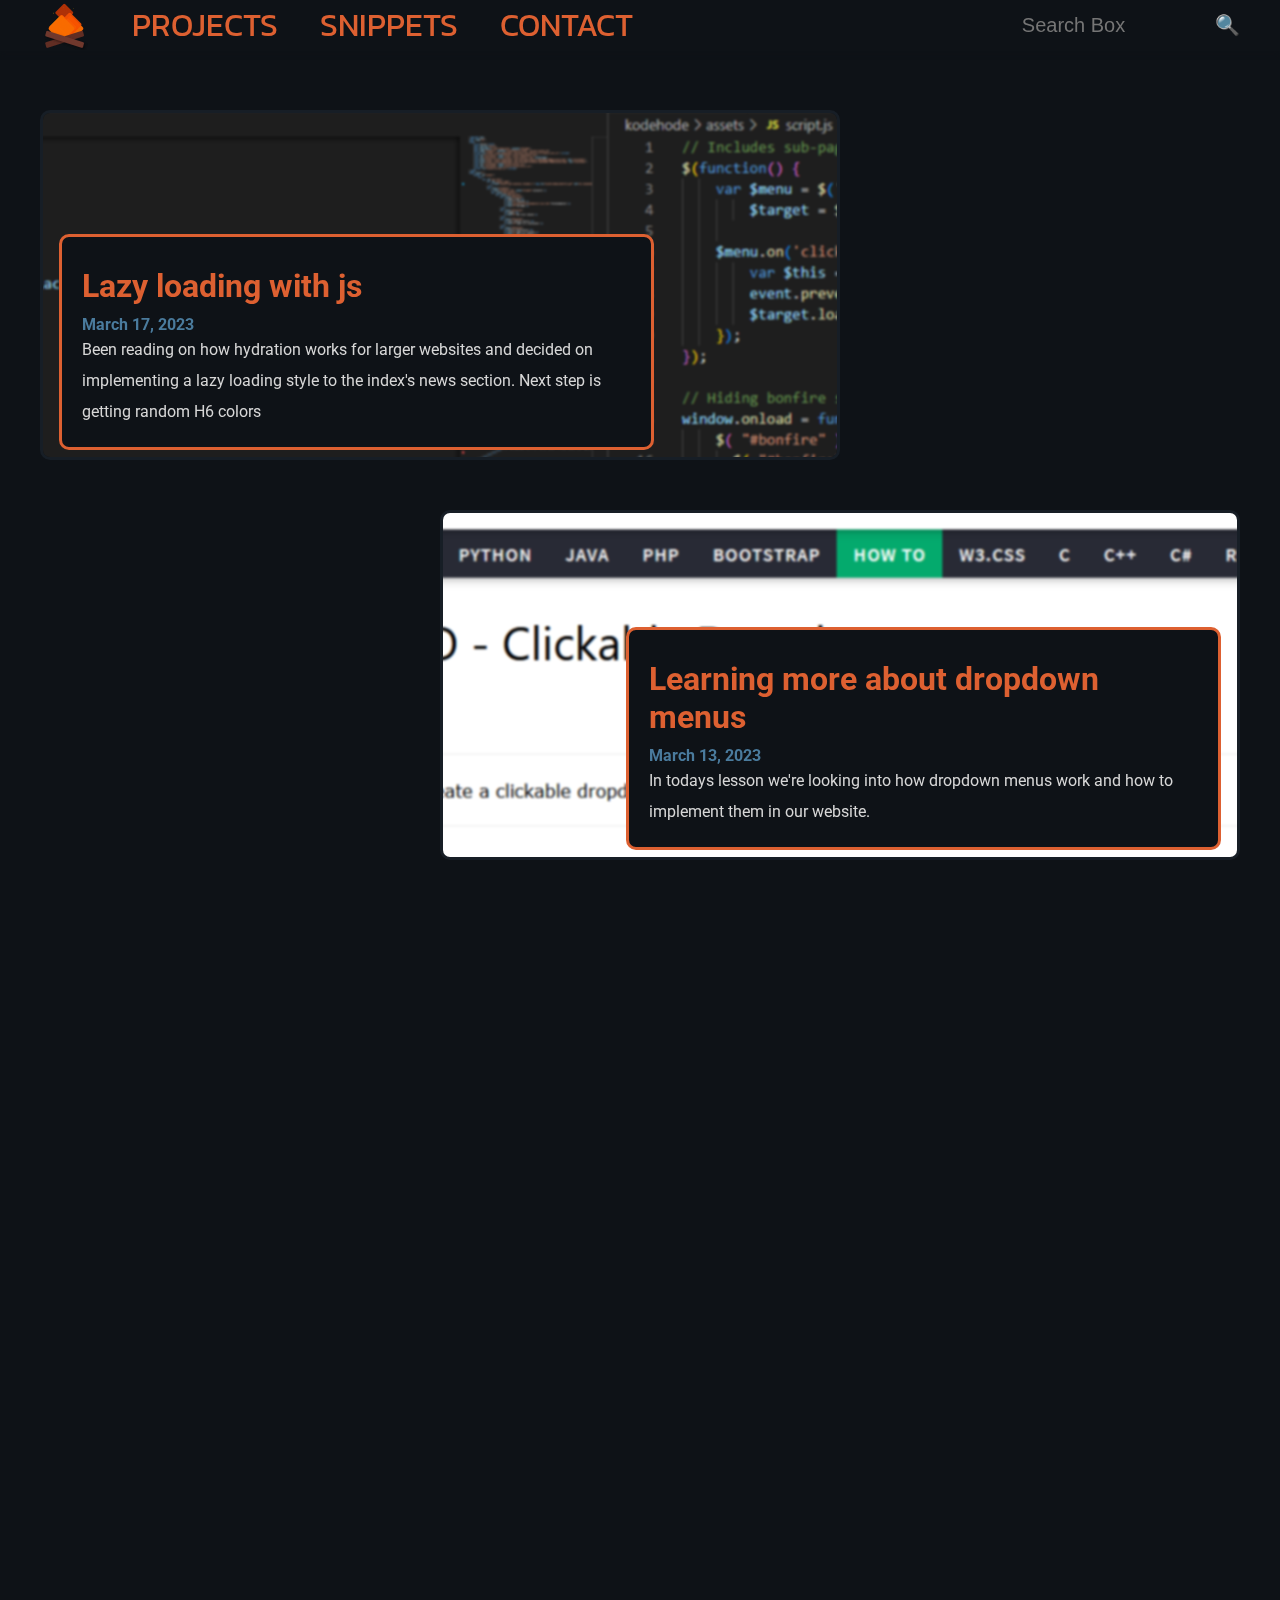
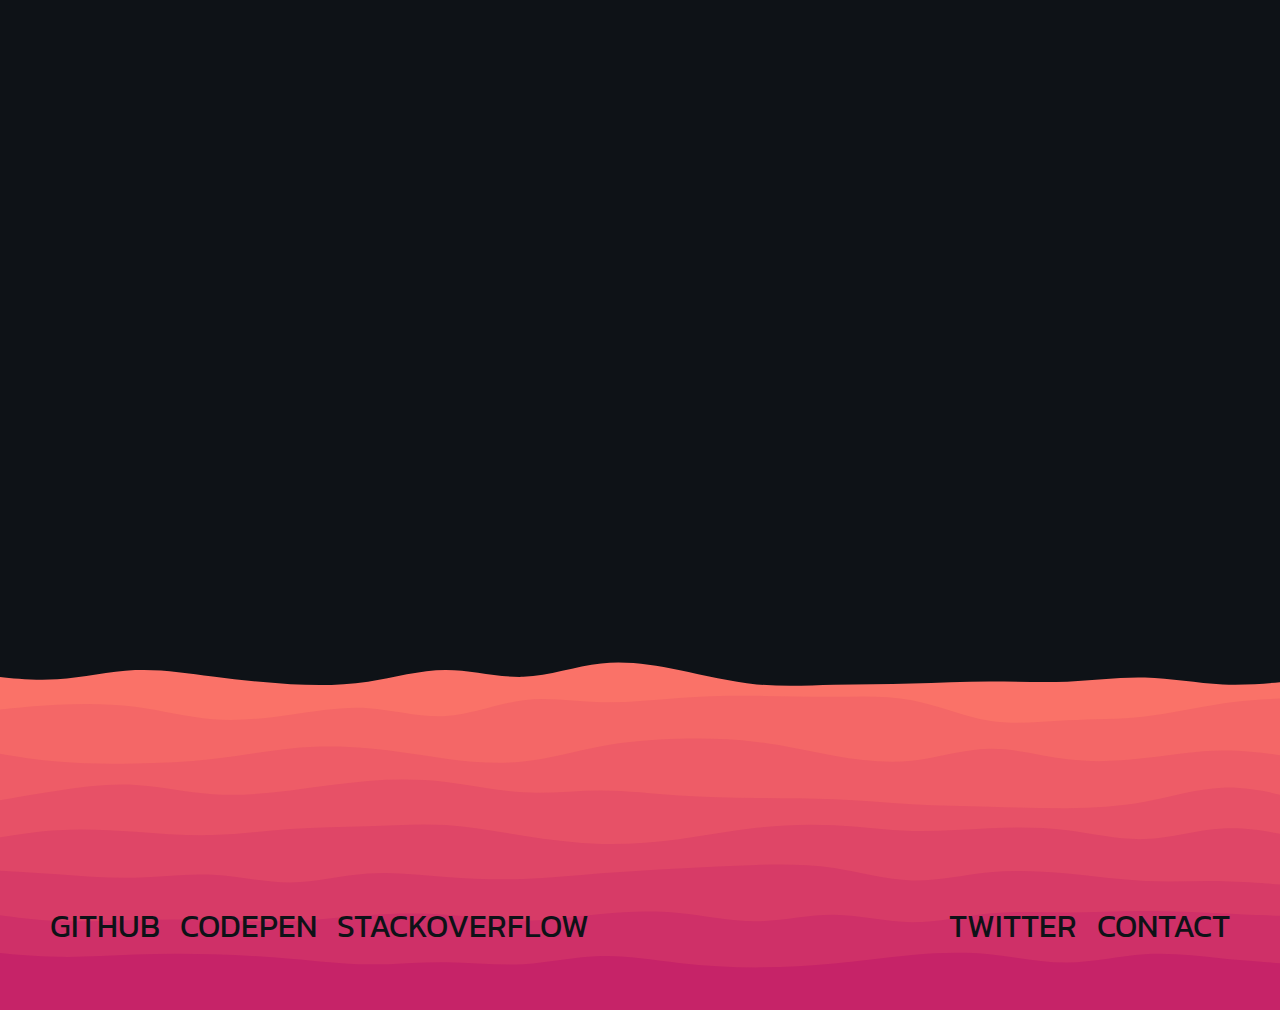
<file: index.htm>
<!DOCTYPE html>
<html lang="en">
<head>
	<title>Pitch</title>
	<meta charset="UTF-8">
	<meta http-equiv="X-UA-Compatible" content="IE=edge">
	<meta name="viewport" content="width=device-width, initial-scale=1.0">
	<script src="https://ajax.googleapis.com/ajax/libs/jquery/3.6.3/jquery.min.js"></script>
	<link rel="preconnect" href="https://fonts.googleapis.com">
	<link rel="preconnect" href="https://fonts.gstatic.com" crossorigin>
	<link href="https://fonts.googleapis.com/css2?family=Kanit:wght@200;400&display=swap" rel="stylesheet">
	<link href="https://fonts.googleapis.com/css2?family=Roboto:wght@400;700&display=swap" rel="stylesheet">
	<link rel="stylesheet" href="assets/styles.css">
	<link rel="stylesheet" href="assets/styles-extra.css">
	<script src="assets/script.js"></script>
</head>
<body class="">
	<header id="navbar">
		<nav>
			<div id="nav-left">
				<div id="navbar-logo">
					<a href="javascript:location.reload();"><img src="assets/media/bonfire.gif" alt="an animated cozy little bonfire"></a>
				</div>           
				<div class="dropdown">
					<a href="projects.htm" class="dropbtn">projects</a>
					<div class="dd-content"> 
						<div class="dd-justify">
							<div class="dd-group">
								<h1>HTML & CSS</h1>
								<a href="#">Classes</a>
								<a href="projects/frontendmentor/list.htm">Frontendmentor</a>
								<a href="#">Scrimba</a>
							</div>
							<div class="dd-group">
								<h2>Figma</h2>
								<a href="#">My first lesson</a>
							</div>
							<div class="dd-group">
								<h1>21st century skills</h1>
								<a href="#">what is a calculator</a>
							</div>
							<div class="dd-group">
								<h1>Pitch & Portifolio</h1>
								<a href="#">What is a pitch?</a>
								<a href="#">My first pitch</a>
								<a href="#">Creating a portifolio</a>
							</div>
						</div>
					</div>
				</div>
				<div class="dropdown">
					<a href="snippets.htm" class="dropbtn">snippets</a>
					<div class="dd-content"> 
						<div class="dd-justify">
							<div class="dd-group">
								<h1>HTML</h1>
								<a href="#">Link 1</a>
								<a href="#">Link 2</a>
								<a href="#">Link 3</a>
							</div>
							<div class="dd-group">
								<h2>CSS</h2>
								<a href="snippets/css/parallax/version_1.htm">Parallax</a>
								<a href="#">Link 2</a>
								<a href="#">Link 3</a>
							</div>
							<div class="dd-group">
								<h1>JS</h1>
								<a href="#">Link 1</a>
								<a href="#">Link 2</a>
								<a href="#">Link 3</a>
							</div>
						</div>
					</div>
				</div>
				<div class="dropdown">
					<a href="contact.htm" class="dropbtn">contact</a>
					<div class="dd-content"> 
						<div class="dd-justify">
							<!-- <div class="dd-group">
								2do
							</div> -->
						</div>
					</div>
				</div> 
			</div>
			<div id="nav-right">
				<ul>
					<li>
						<form id="searchbox" action="">
							<input type="search" name="search" id="" placeholder="Search Box"><button>🔍</button>
						</form>
					</li>
				</ul>
			</div>
			<div id="navbar-small">
				<div class="burger"><a href="">Menu</a></div>
			</div>
		</nav>
	</header>
	<main>
		<div id="content">
			<div class="maxw">
				<div class="cnews">
					<div class="cnewsc hidden">
						<div class="cnewsi">
							<img src="assets/media/websitev2.png" alt="picture of this website in version 1">
						</div>
						<div class="cnewst">
							<h3>Lazy loading with js</h3>
							<h4>March 17, 2023</h4>
							<p>Been reading on how hydration works for larger websites and decided on implementing a lazy loading style to the index's news section. Next step is getting random H6 colors</p>
						</div>
					</div>
					<div class="cnewsc hidden">
						<div class="cnewsi">
							<img src="assets/media/w3dropdown.png" alt="picture of this w3school.org's dropdown guide">
						</div>
						<div class="cnewst">
							<h3>Learning more about dropdown menus</h3>
							<h4>March 13, 2023</h4>
							<p>In todays lesson we're looking into how dropdown menus work and how to implement them in our website.</p>
						</div>
					</div>
					<div class="cnewsc hidden">
						<div class="cnewsi">
							<img src="assets/media/websitev1.png" alt="picture of this website in version 1">
						</div>
						<div class="cnewst">
							<h3>Updating my first web page</h3>
							<h4>March 13, 2023</h4>
							<p>It's been a few days since the "accident" and I've made some progress on restoring most of the elements. There's still alot to do however</p>
						</div>
					</div>
					<div class="cnewsc hidden">
						<div class="cnewsi">
							<img src="assets/media/trashvscode.png" alt="picture of me googling how to undo delete">
						</div>
						<div class="cnewst">
							<h3>Loosing my first web page</h3>
							<h4>March 9, 2023</h4>
							<p>First thing i did when trying to initialize a git merge was to discard all changes, which deleted all my work. Was very fun loosing that many hours of work</p>
						</div>
					</div>
					<div class="cnewsc hidden">
						<div class="cnewsi">
							<img src="assets/media/vscode.png" alt="picture of me working in visual studio code">
						</div>
						<div class="cnewst">
							<h3>Creating my first web page</h3>
							<h4>March 8, 2023</h4>
							<p>After learning about html & css from our teacher I've been tasked to put together a website to show of some of the teqniques and skills i've learned soo far in this course.</p>
						</div>
					</div>
				</div>
			</div>
		</div>  
	</main>
	<footer>
		<div id="footer">
			<div id="footer-left">
				<a href="https://github.com/kristofferfh/kodehode" target="_blank">github</a>
				<a href="">codepen</a>
				<a href="">stackoverflow</a>
			</div>
			<div id="footer-right">
				<a href="">twitter</a>
				<a href="">contact</a>
			</div>
		</div>
		<!-- <div id="bonfire">
			<img src="assets/media/bonfire.gif" alt="Click to continue">
		</div> -->
	</footer>
</body>
</html>
</file>
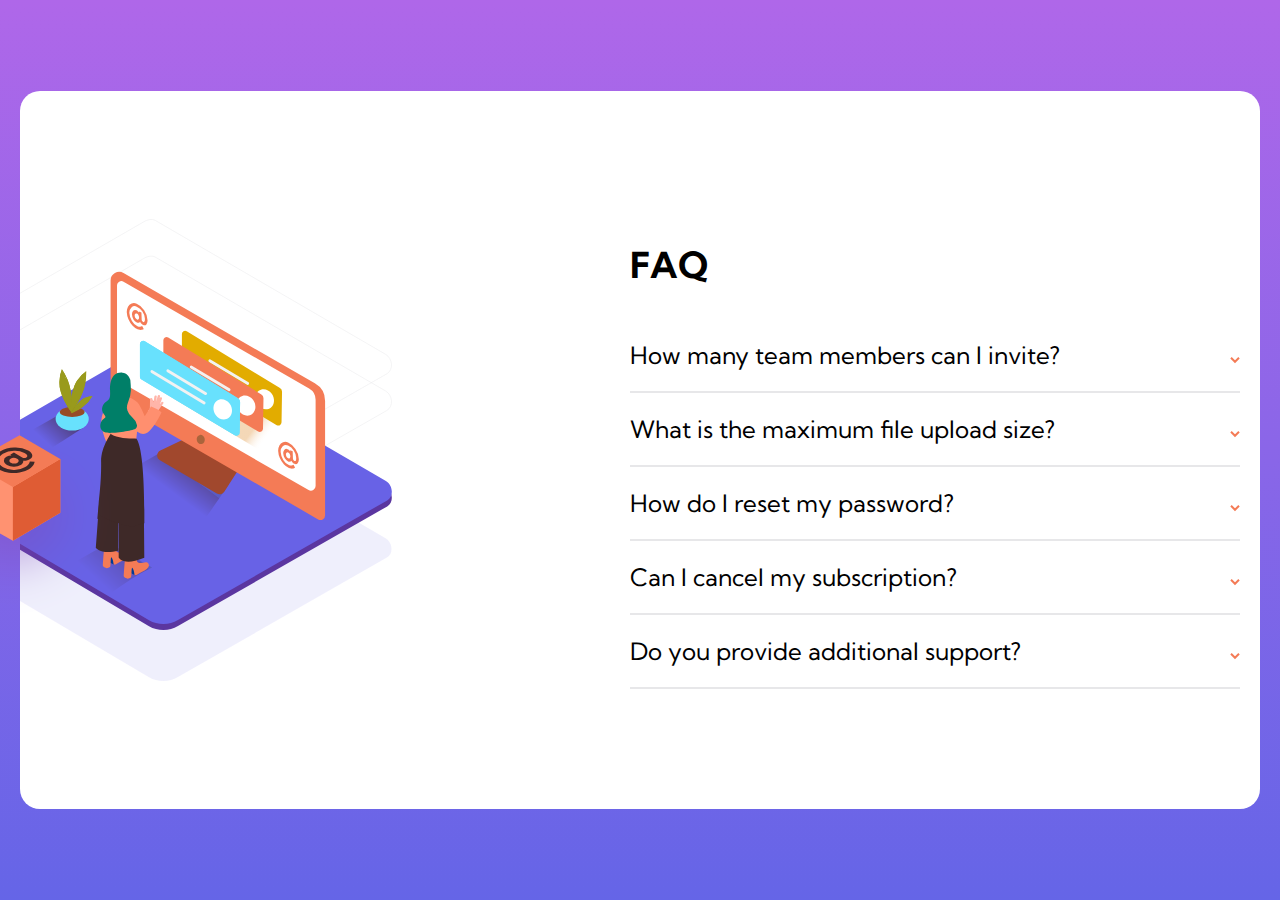
<file: projects/frontendmentor/components/faq-accordion-card/index.html>
<!DOCTYPE html>
<html lang="en">
<head>
  <meta charset="UTF-8">
  <meta name="viewport" content="width=device-width, initial-scale=1.0">
  <link rel="icon" type="image/png" sizes="32x32" href="./images/favicon-32x32.png">
  <link rel="preconnect" href="https://fonts.googleapis.com">
  <link rel="preconnect" href="https://fonts.gstatic.com" crossorigin>
  <link href="https://fonts.googleapis.com/css2?family=Kumbh+Sans:wght@400;700&display=swap" rel="stylesheet">
  <link rel="stylesheet" href="style.css">
  <title>Frontend Mentor | FAQ Accordion Card</title>
</head>
<body>
  <div class="content">
    <div class="cimg-desktop svg">
      <div class="clip">
        <img src="images/bg-pattern-desktop.svg" alt="" style="width: 472px; margin-left: -100px;">
        <img src="images/illustration-woman-online-desktop.svg" alt="" style="margin-left: -100px;">
      </div>
      <img src="images/illustration-box-desktop.svg" alt="" style="margin-left: -100px; top: 150px">
    </div>
    <div class="cimg-mobile svg">
      <img src="images/bg-pattern-mobile.svg" alt="">
      <img src="images/illustration-woman-online-mobile.svg" alt="" style="top: -130px;">
    </div>
    <div class="ctext">
      <h1>FAQ</h1>
      <div class="questions">
        <div class="item">
          <input type="radio" name="menuopt" id="item1" />
          <label class="opener" for="item1">How many team members can I invite?</label>
          <label class="closer" for="dropclose">How many team members can I invite?</label>
          <p>You can invite up to 2 additional users on the Free plan. There is no limit on 
            team members for the Premium plan.</p>
        </div>
        <div class="item">
          <input type="radio" name="menuopt" id="item2" />
          <label class="opener" for="item2">What is the maximum file upload size?</label>
          <label class="closer" for="dropclose">What is the maximum file upload size?</label>
          <p>No more than 2GB. All files in your account must fit your allotted storage space.</p>
        </div>
        <div class="item">
          <input type="radio" name="menuopt" id="item3" />
          <label class="opener" for="item3">How do I reset my password?</label>
          <label class="closer" for="dropclose">How do I reset my password?</label>
          <p>Click “Forgot password” from the login page or “Change password” from your profile page.
            A reset link will be emailed to you.</p>
        </div>
        <div class="item">
          <input type="radio" name="menuopt" id="item4" />
          <label class="opener" for="item4">Can I cancel my subscription?</label>
          <label class="closer" for="dropclose">Can I cancel my subscription?</label>
          <p>Yes! Send us a message and we'll process your request no questions asked.</p>
        </div>
        <div class="item">
          <input type="radio" name="menuopt" id="item5" />
          <label class="opener" for="item5">Do you provide additional support?</label>
          <label class="closer" for="dropclose">Do you provide additional support?</label>
          <p>Chat and email support is available 24/7. Phone lines are open during normal business hours.</p>
        </div>
      </div>
    </div>
  </div>
<!-- <div class="attribution hidden">
  Challenge by <a href="https://www.frontendmentor.io?ref=challenge" target="_blank">Frontend Mentor</a>. 
  Coded by <a href="#">Your Name Here</a>.
</div>
<div class="hidden">
  How many team members can I invite?
  You can invite up to 2 additional users on the Free plan. There is no limit on 
  team members for the Premium plan.

  What is the maximum file upload size?
  No more than 2GB. All files in your account must fit your allotted storage space.

  How do I reset my password?
  Click “Forgot password” from the login page or “Change password” from your profile page.
  A reset link will be emailed to you.

  Can I cancel my subscription?
  Yes! Send us a message and we’ll process your request no questions asked.

  Do you provide additional support?
  Chat and email support is available 24/7. Phone lines are open during normal business hours.
</div> -->
</body>
</html>
</file>
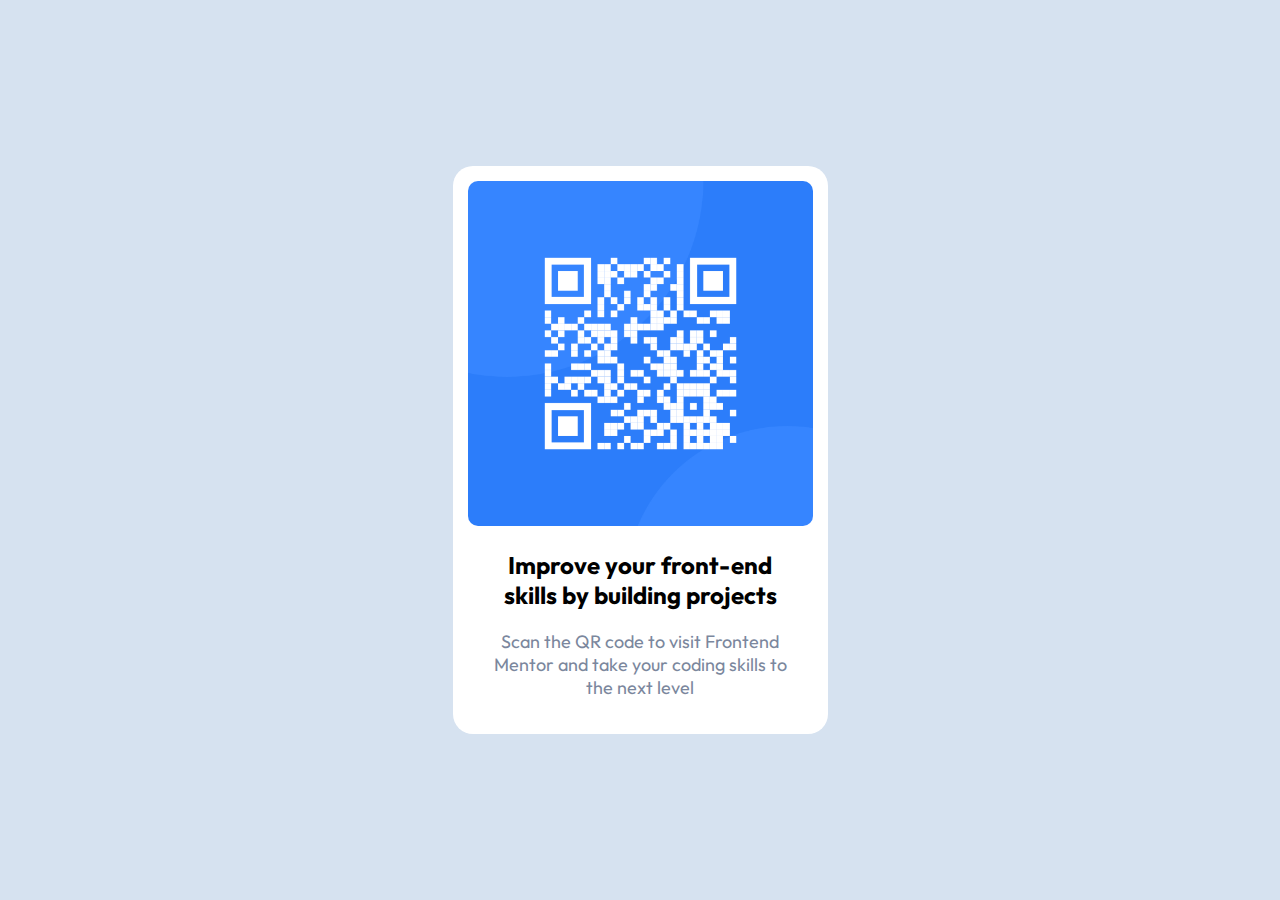
<file: projects/frontendmentor/components/qr-code-component/index.html>
<!DOCTYPE html>
<html lang="en">
<head>
  <meta charset="UTF-8">
  <meta name="viewport" content="width=device-width, initial-scale=1.0"> <!-- displays site properly based on user's device -->
  <link rel="icon" type="image/png" sizes="32x32" href="./images/favicon-32x32.png">
  <title>Frontend Mentor | QR code component</title>
  <link rel="stylesheet" href="style.css">
  <link rel="preconnect" href="https://fonts.googleapis.com">
  <link rel="preconnect" href="https://fonts.gstatic.com" crossorigin>
  <link href="https://fonts.googleapis.com/css2?family=Outfit:wght@400;700&display=swap" rel="stylesheet">
</head>
<body class="flex">
  <div class="wrapper flex">
    <div class="qr-item flex">
      <div class="qr-img">
        <img src="images/image-qr-code.png" alt="">
      </div>
      <div class="qr-text">
        <h1>Improve your front-end skills by building projects</h1>
        <p>Scan the QR code to visit Frontend Mentor and take your coding skills to the next level</p>
      </div>
    </div>
  </div>
  <!-- 
  <div class="attribution">
    Challenge by <a href="https://www.frontendmentor.io?ref=challenge" target="_blank">Frontend Mentor</a>. 
    Coded by <a href="#">Your Name Here</a>.
  </div> -->
</body>
</html>
</file>
<file: assets/styles.css>
* {
    margin: 0;
    padding: 0;
    box-sizing: border-box;
}

/*  brukes sammen med var(--col1) for lett å hente riktig farge
    enten dette eller lage mange .classes i css/htm */
:root {
    --col1:#0e1217;
    --col11: #131316;
    --col2:#355070;
    --col3:#6d597a;
    --col4:#b56576;
    --col5:#e56b6f;
    --col6:#eaac8b;
    --col7: #623CEA;
    --bg-color: #0e1217;
    --card-color: rgb(23, 23, 23);
    --cbg1: #0e1217;
    --cpurple: #623CEA;
    --corange: #DD6031;
    --cwhite: #FFFFFC;
    --ckhaki: #BEB7A4;
    --caqua: #00FDDC;
    --cpink: #F7ACCF;
    --ccarrebian: #0F7173;
    --cblue: #3777FF;
    --cblue2: #008DD5;
    --clime: #51CB20;
    --cmorray: #880044;
}

#bonfire {
    background-color: #0e1217;
    position: absolute;
    top: 0;
    left: 0;
    width: 100%;
    height: 100vh;
    z-index: 11;
}

#bonfire img {
    position: absolute;
    margin: auto;
    width: 100%;
    top: 0;
    left: 0;
    right: 0;
    bottom: 0;
}

body {
    min-width: 200px;
    min-height: 100vh;
    background-color: var(--col1);
    font-family: 'Roboto', sans-serif;
    /* overflow-y: scroll; stops width:100% from bugging when overflowing */

}

h1, h2, h3 {
    font-size: 2em;
    margin: 10px 0;
}

h1, h3 {
    color: #DD6031;
}

h2 {
    color: #0B6E4F;
}

/* h3 {
    color: #EF5B5B;
}
 */
h4 {
    color: #4A7B9D;
}

h6 {
    color:#666;
}

p {
    color: #D7D7D7;
    font-weight: 400;
    font-size: 16px;
    line-height: 31px;
}

.pbg {
    background-color: #e1e1e1;
    color: #AA22FF;
    border: 1px aliceblue;
    border-radius: 2px;
    padding: 2px 5px;
}

/* ---------------------------------------------------------- Start of header styling ---------------------------------------------------------- */
header {
    background-color: var(--col1);
    position: fixed;
    top: 0px;
    width: 100%;
    transition: top 0.2s ease-in-out;
    display: flex;
    justify-content: center;
    z-index: 10;
    box-shadow: 0px 2px 5px var(--col1);
}

nav {
    display: flex;
    justify-content: space-between;
    width: 100%;
    max-width: 1200px;
}
#nav-left {
    display: flex;

}
nav li{
    list-style: none;
    display: inline;
}

#navbar-logo {
    min-width: 50px;
    width: 50px;
    height: 50px;
    overflow: hidden;
    float: left;
}

/* --------------------------------------------------------------------------- */
.dropbtn {
    color: var(--corange);
    font-family: 'Kanit', sans-serif;
    text-decoration: none;
    text-transform: uppercase;
    line-height: 50px;
    padding-left: 20px;
    font-size: 2em;
    transition: margin 0.2s ease-out;
}

.dropbtn::before {
    /* Pseudo elements are inline by default and inline elements can't be transformed */
    display: inline-block;
    content: '>';
    margin-right: 5px;
    color: var(--corange);
    opacity: 0;
    transform: rotate(0deg);
    transition: transform 0.2s ease-out;
}

.dropbtn:hover {
    text-shadow: #DD6031 1px 0 10px;
    margin-left: 10px;
    margin-right: 10px;
}

.dropbtn:hover::before {
    transform: rotate(90deg);
    opacity: 1;
}

.dd-content {
    visibility: hidden;
    opacity: 0;
    background-color: var(--col1);
    /* transition: visibility 0s, opacity 0.1s linear; */
    transition: all 0.2s ease-out;
    position: absolute;
    width: 100%;
    left: 0;
    box-shadow: 0px 10px 10px var(--col1);
    border-bottom: 2px solid var(--col2);
}

.dd-justify {
    width: 1200px;
    display: flex;
    justify-content: space-between;
    margin: 0 auto;
    padding: 20px 0;
}

.dd-group {
    display: flex;
    flex-direction: column;
}

.dd-group a {
    color: whitesmoke;
}

.dd-group a:hover {
    background-color: #ffffff23;
}

.dropdown:hover .dd-content {
    visibility: visible;
    opacity: 1;
}

/* hack to avoid having to resize and crop the gif */
#navbar-logo img {
    width: 200px;
    margin-left: -75px;
    margin-top: -70px;
}
#searchbox input,
#searchbox button {
    color: var(--col6);
    height: 50px;
    font-size: 20px;
    border: none;
    background: none;
    text-align: center;
}
#searchbox input:focus {
    outline: none;
    background-color: #171e26;
    color: antiquewhite;
}

#navbar-small a {
    color: var(--col6);
    font-family: 'Kanit', sans-serif;
    text-decoration: none;
    text-transform: uppercase;
    line-height: 50px;
    margin-left: 20px;
    font-size: 2em;
    padding-right: 30px;
}

@media (max-width: 900px) {
    #nav-left ul, #nav-right {
        display: none;
        transition: opacity 2s ease-out;
        opacity: 0;
    }
}
@media (min-width: 900px) {
    #navbar-small {
        display: none;
        transition: opacity 2s ease-out;
        opacity: 0;
    }
}

/* ---------------------------------------------------------- Start of main styling ---------------------------------------------------------- */
main {
    width: 100%;
    display: flex;
    justify-content: center;
    background-color: var(--col1);
}

#content {
    display: flex;
    justify-content: center;
    width: 100%;
    margin-top: 60px;
    -webkit-transition: all 200ms ease;
    transition: all 200ms ease;
}

.full {
    width: 100%;
}
.maxw {
    max-width: 1200px;
    width: 100%;
}

#content::after {
    clear: both;
}

.crow {
    position: relative;
    display: flex;
    align-items: flex-start;
    margin-top: 10px;
}

.crow ul {
    list-style: circle;
    margin: 10px 0 10px 20px;
}

.cimg {
    width: 100%;
    display: flex;
    justify-content: center;
}

.cimg img {
    max-width: 80%;
    border-radius: 10px;
}

.ccol {
    margin-top: 100px;
}

.ccoll {
    position: sticky;
    max-width: 250px;
    top: 50px;
    min-height: 100px;
    margin-right: 40px;
}

.ccolr {
    position: relative;
    width: 100%;
    max-width: 700px;
    min-height: 100px;
}
/* ------------------------------------- News --------------------------------------- */
.cnews {
    display: flex;
    flex-direction: column;
}

.cnewsc {
    overflow: hidden;
    position: relative;
    margin-top: 50px;
    height: 350px;
    width: 100%;
    max-width: 800px;
    min-width: 500px;
    border-radius: 10px;
    border: 3px solid #171e26;
    background-color: var(--col1);
}

.cnewsc:nth-child(even) {
    align-self: end;
}

.cnewsc:nth-child(even) .cnewst{
    right: 2%;
}
.cnewsc:nth-child(odd) .cnewst{
    left: 2%;
}

.cnewsc:hover {
    box-shadow: 0 0 5px 5px #171e26;
}

.hidden {
    opacity: 0;
    filter: blur(5px);
    transition: all 1s;
    transform: translateX(-20%);
}

.show {
    opacity: 1;
    filter: blur(0);
    transform: translateX(0);
}

.cnewst {
    color: white;
    font-weight: bold;
    border: 3px solid var(--corange);
    background-color: var(--cbg1);
    position: absolute;
    bottom: 2%;
    max-width: 75%;
    padding: 20px;
    border-radius: 10px;
}

.cnewsi {
    position: absolute;
    min-height: 400px;
    width: 100%;
    display: flex;
    justify-content: center;
}

.cnewsi img {
    filter: blur(1px);
    -webkit-filter: blur(1px);
    transform: scale(1.1);
    transition: all .1s ease-in-out;
    
}

.cnewsi img:hover {
    filter: blur(4px);
    -webkit-filter: blur(4px);
    transform: scale(1.12);
    opacity: 0.5;
}

code {
    word-wrap: normal;
    background: ;
    color: #bfc7d5;
    font-family: Consolas,Monaco,Andale Mono,Ubuntu Mono,monospace;
    font-size: 1em;
    -webkit-hyphens: none;
    hyphens: none;
    line-height: 1.5;
    -moz-tab-size: 4;
    -o-tab-size: 4;
    tab-size: 4;
    text-align: left;
    text-shadow: 0 1px #fff;
    white-space: pre;
    word-break: normal;
    word-spacing: normal;
}

/* ---------------------------------------------------------- Start of footer styling ---------------------------------------------------------- */
footer {
    width: 100%;
    display: flex;
    justify-content: center;
    background-image: url(media/layered-waves-haikei2.svg);
    background-size: cover;
    background-position: bottom;
}

#footer{
    display: flex;
    justify-content: space-between;
    width: 100%;
    max-width: 1200px;
    height: 500px;
    margin-bottom: 50px;
}
#footer a{
    color: var(--bg-color);
    font-family: 'Kanit', sans-serif;
    text-decoration: none;
    text-transform: uppercase;
    font-size: 2em;
    margin: 10px;
}
#footer img{
    position: absolute;
    max-width: 800px;
    min-width: 200px;
    width: 100%;
}
#footer-left{
    display: flex;
    justify-content: flex-end;
    align-items: flex-end;
}
#footer-right{
    display: flex;
    justify-content: flex-end;
    align-items: flex-end;
}
</file>
<file: assets/styles-extra.css>
/* ---------------------------------------------------------- Start of parallax styling ---------------------------------------------------------- */
@import url('https://fonts.googleapis.com/css2?family=Amatic+SC:wght@400;700&display=swap');


.parallax {
    height: 100%;
    min-width: 500px;
    font-size: 18px;
    font-family: "Lato", sans-serif;
    font-weight: 400;
    line-height: 1.8em;
    margin-top: -10px;
}

.pimg1 {
    background-image: linear-gradient( rgba(0, 0, 0, 0.5), rgba(0, 0, 0, 0.5) ), url('media/parallax1.jpg');
    min-height: 100vh;
}
.pimg2 {
    background-image: linear-gradient( rgba(0, 0, 0, 0.5), rgba(0, 0, 0, 0.5) ), url('media/parallax2.jpg');
    min-height: 100vh;
}
.pimg3 {
    background-image: linear-gradient( rgba(0, 0, 0, 0.5), rgba(0, 0, 0, 0.5) ), url('media/parallax3.jpg');
    min-height: 100vh;
}

.pimg4 {
    background-image: url('media/parallax4.jpg');
    min-height: 100vh;
}

.pimg1, .pimg2, .pimg3, .pimg4 {
    position: relative;
    background-position: center;
    background-size: cover;
    background-repeat: no-repeat;
    background-attachment: fixed;
}

.pbox {
  position: absolute;
  display: flex;
  justify-content: center;
  top: calc(50% - 100px);
  width: 100%;
}

.ptext {
  display: flex;
  justify-content: center;
  flex-direction: column;
  text-align: center;
  background-color: var(--col1);
  padding: 30px;
  border-radius: 10px;
  box-shadow: 0px 0px 50px #ddd;
  background-color: #ddd;
  opacity: 0.8;
  
}

.ptext h5 {
  font-family: 'Amatic SC', cursive;
  text-align: center;
  text-transform: uppercase;
  font-size: 4em;
  letter-spacing: 8px;
  line-height: 1em;
}

.ptext h6 {

}

.section {
  display: flex;
  justify-content: center;
  text-align: justify;
  padding: 50px 80px;
  background-color: var(--col1);
}

/* https://css-tricks.com/fancy-image-decorations-single-element-magic/ */
.stext  {
  max-width: 1200px;
  --s: 10px; /* control the size */
  padding: var(--s);
  border: calc(2*var(--s)) solid #0000;
  outline: 1px solid #ddd;
  outline-offset: calc(-1*var(--s));
  background: conic-gradient(from 90deg at 1px 1px,#0000 25%, #ddd 0);
}

.stext p {
  color: #D7D7D7;
  font-weight: 400;
  font-size: 28px;
  line-height: 40px;
  letter-spacing: 1px;
}

@media (max-width:568px){
    .pimg1, .pimg2, .pimg3 {
        background-attachment:scroll;
    }
}

/* --------------------------------------------- Cards ----------------------------------------------  */

#cards {
  display: flex;
  flex-wrap: wrap;
  gap: 8px;  
  justify-content: center;
}

#cards:hover > .card::after {
  opacity: 1;
}

.card {
  background-color: rgba(255, 255, 255, 0.1);
  border-radius: 10px;
  cursor: pointer;
  display: flex;
  height: 260px;
  flex-direction: column;
  position: relative;
  width: 100%;
  max-width: 32%;
  min-width: 300px;  
}

.card:hover::before {
  opacity: 1;
}

.card::before,
.card::after {
  border-radius: inherit;
  content: "";
  height: 100%;
  left: 0px;
  opacity: 0;
  position: absolute;
  top: 0px;
  transition: opacity 500ms;
  width: 100%;
}

.card::before {
  background: radial-gradient(
    800px circle at var(--mouse-x) var(--mouse-y), 
    rgba(255, 255, 255, 0.06),
    transparent 40%
  );
  z-index: 3;
}

.card::after {  
  background: radial-gradient(
    600px circle at var(--mouse-x) var(--mouse-y), 
    rgba(255, 255, 255, 0.4),
    transparent 40%
  );
  z-index: 1;
}

.card > .card-content {
  background-color: var(--card-color);
  border-radius: inherit;
  display: flex;
  flex-direction: column;
  flex-grow: 1;
  inset: 1px;
  padding: 10px;
  position: absolute;
  z-index: 2;
}

.card-image {
  align-items: center;
  display: flex;
  height: 140px;
  justify-content: center;
  overflow: hidden;
}

.card-image > i {
  font-size: 6em;
  opacity: 0.25;
}

.card-info-wrapper {
  align-items: center;
  display: flex;
  flex-grow: 1;
  justify-content: flex-start;
  padding: 0px 20px;
}

.card-info {
  align-items: flex-start;
  display: flex;
  gap: 10px;
}

.card-info > i {  
  font-size: 1em;
  height: 20px;
  line-height: 20px;
}

.card-info-title > h3 {
  font-size: 1.1em;
  line-height: 20px;
}

.card-info-title > h4 {
  color: rgba(255, 255, 255, 0.5);
  font-size: 0.85em;
  margin-top: 8px;
}

/* -- ↓ ↓ ↓ some responsiveness ↓ ↓ ↓ -- */

@media(max-width: 1000px) {
  body {
    align-items: flex-start;  
    overflow: auto;
  }
  
  #cards {    
    max-width: 1000px;
    padding: 10px 0px;
  }
  
  .card {
    flex-shrink: 1;
    width: calc(50% - 4px);
  }
}

@media(max-width: 500px) {
  .card {
    height: 180px;
  }
  
  .card-image {
    height: 80px;  
  }
  
  .card-image > i {
    font-size: 3em;
  }
    
  .card-info-wrapper {
    padding: 0px 10px;
  }
  
  .card-info > i { 
    font-size: 0.8em; 
  }
  
  .card-info-title > h3 {
    font-size: 0.9em;
  }

  .card-info-title > h4 {
    font-size: 0.8em;
    margin-top: 4px;
  }
}

@media(max-width: 320px) {
  .card {
    width: 100%;
  }
}
</file>
<file: projects/frontendmentor/components/faq-accordion-card/style.css>
:root {
    --mobile: 375px;
    --desktop: 1440px;
    --softblue: #6565e7;
    --violet: #af67e9;
    --text-softred: hsl(14, 88%, 65%);
    --text-desaturated: hsl(238, 29%, 16%);
    --text-textblue: hsl(240, 6%, 50%);
    --text-textdark: hsl(237, 12%, 33%);
    --divider: hsl(240, 5%, 91%);
}

* {
    margin: 0;
    padding: 0;
    box-sizing: border-box;
}

body {
    background: rgb(101,101,231);
    background: linear-gradient(0deg, rgba(101,101,231,1) 0%, rgba(175,103,233,1) 100%);
    font-family: 'Kumbh Sans', sans-serif;
    font-size: 12px;
    line-height: 20px;
    height: 100vh;
    display: flex;
    justify-content: center;
    min-width: var(--mobile);
}

h1 {
    font-size: 3em;
    font-weight: 700;
    line-height: 3em;
}

.hidden {
    display: none;
}

.content {
    display: flex;
    justify-content: space-between;
    align-self: center;
    background-color: #fff;
    width: 100%;
    max-width: var(--desktop);
    border-radius: 20px;
    margin: 20px;
    padding: 20px 20px 20px 0;
}

.clip {
    position: relative;
    overflow: hidden;
    height: 100%;
}

.cimg-desktop {
    position: relative;
    pointer-events: none;
    width: 50%;
}

.cimg-desktop img {
    position: absolute;
    top: 0;
    bottom: 0;
    margin: auto 0;
}

.cimg-mobile {
    display: none;
    align-self: center;
    position: relative;
    pointer-events: none;
    width: 250px;
}

.cimg-mobile img {
    position: absolute;
    left: 0;
    right: 0;
    margin: 0 auto;
}

.ctext {
    display: flex;
    justify-content: center;
    flex-flow: nowrap column;
    height: 100%;
    width: 50%;
    padding: 100px 0;
}

.questions {
    width: 100%;
}

.item {
    border-bottom: var(--divider) 2px solid;
}

/* .item:hover h2 {
    color: var(--softred);
    font-weight: 700;
} */


/* .item p {
    visibility: hidden;
    max-height: 0;
    transition: max-height 1s ease-in;
}

.item:hover p {
    visibility: visible;
    max-height: 500px;
} */


.item label {
    font-size: clamp(12px, 4vw, 24px);
    font-weight: 400;
    display: flex;
    justify-content: space-between;
    align-content: center;
    line-height: 3;
}
.item p {
    font-size: clamp(12px, 3vw, 18px);
    margin-bottom: 2vh;
}

.opener {
    
}

.closer {
    font-weight: 700 !important;
}

.opener::after {
    content: url(images/icon-arrow-down.svg);
    display: inline-block;
}

.closer::after {
    content: url(images/icon-arrow-down.svg);
    display: inline-block;
    transform: rotate(180deg);
}

.item label:hover {
    color: var(--softred);
}

.item p, 
.item input, 
.item .closer, 
.item input:checked ~ .opener{
    display:none;
}
.item input:checked ~ p,
.item input:checked ~ .closer{
    display:flex;
}

.attribution { font-size: 11px; text-align: center; }
.attribution a { color: hsl(228, 45%, 44%); }


@media only screen and (max-width: 900px) {
    .content {
        flex-flow: column nowrap;
        padding: 20px;
    }

    .ctext {
        width: 100%;
    }
    h1 {
        text-align: center;
    }

    .cimg-desktop {display: none;}
    .cimg-mobile {display: block;}
}
</file>
<file: projects/frontendmentor/components/qr-code-component/style.css>
/*
- Mobile: 375px
- Desktop: 1440px
*/
:root {
    --light:hsl(0, 0%, 100%);
    --gray: hsl(212, 45%, 89%);
    --blue:hsl(220, 15%, 55%);
    --dark:hsl(218, 44%, 22%);
    --mobile: 375px;
    --desktop: 1440px;
}

* {
    margin: 0;
    padding: 0;
    box-sizing: border-box;
}

body {
    font-family: 'Outfit', sans-serif;
    font-size: 15px;
    justify-content: center;
    background-color: var(--gray);
    height: 100vh;
    width: 100%;
    min-width: var(--mobile);
}

.flex {
    display: flex;
}

.wrapper {
    width: 100%;
    max-width: var(--mobile);
    margin: 0 30px;
}

.qr-item {
    align-self: center;
    flex-flow: wrap column;
    background-color: var(--light);
    padding: 15px;
    border-radius: 20px;
    height: fit-content;
}

.qr-img {

}

.qr-img img {
    width: 100%;
    object-fit: cover;
    aspect-ratio: 1;
    border-radius: 10px;
}

.qr-text {
    margin: 20px;
    text-align: center;
}

h1 {
    font-size: 1.6em;
    margin-bottom: 20px;
}

p {
    color: var(--blue);
    font-size: 1.2em;
}

.attribution {
    font-size: 11px; text-align: center;
}
.attribution a {
    color: hsl(228, 45%, 44%);
}
</file>
